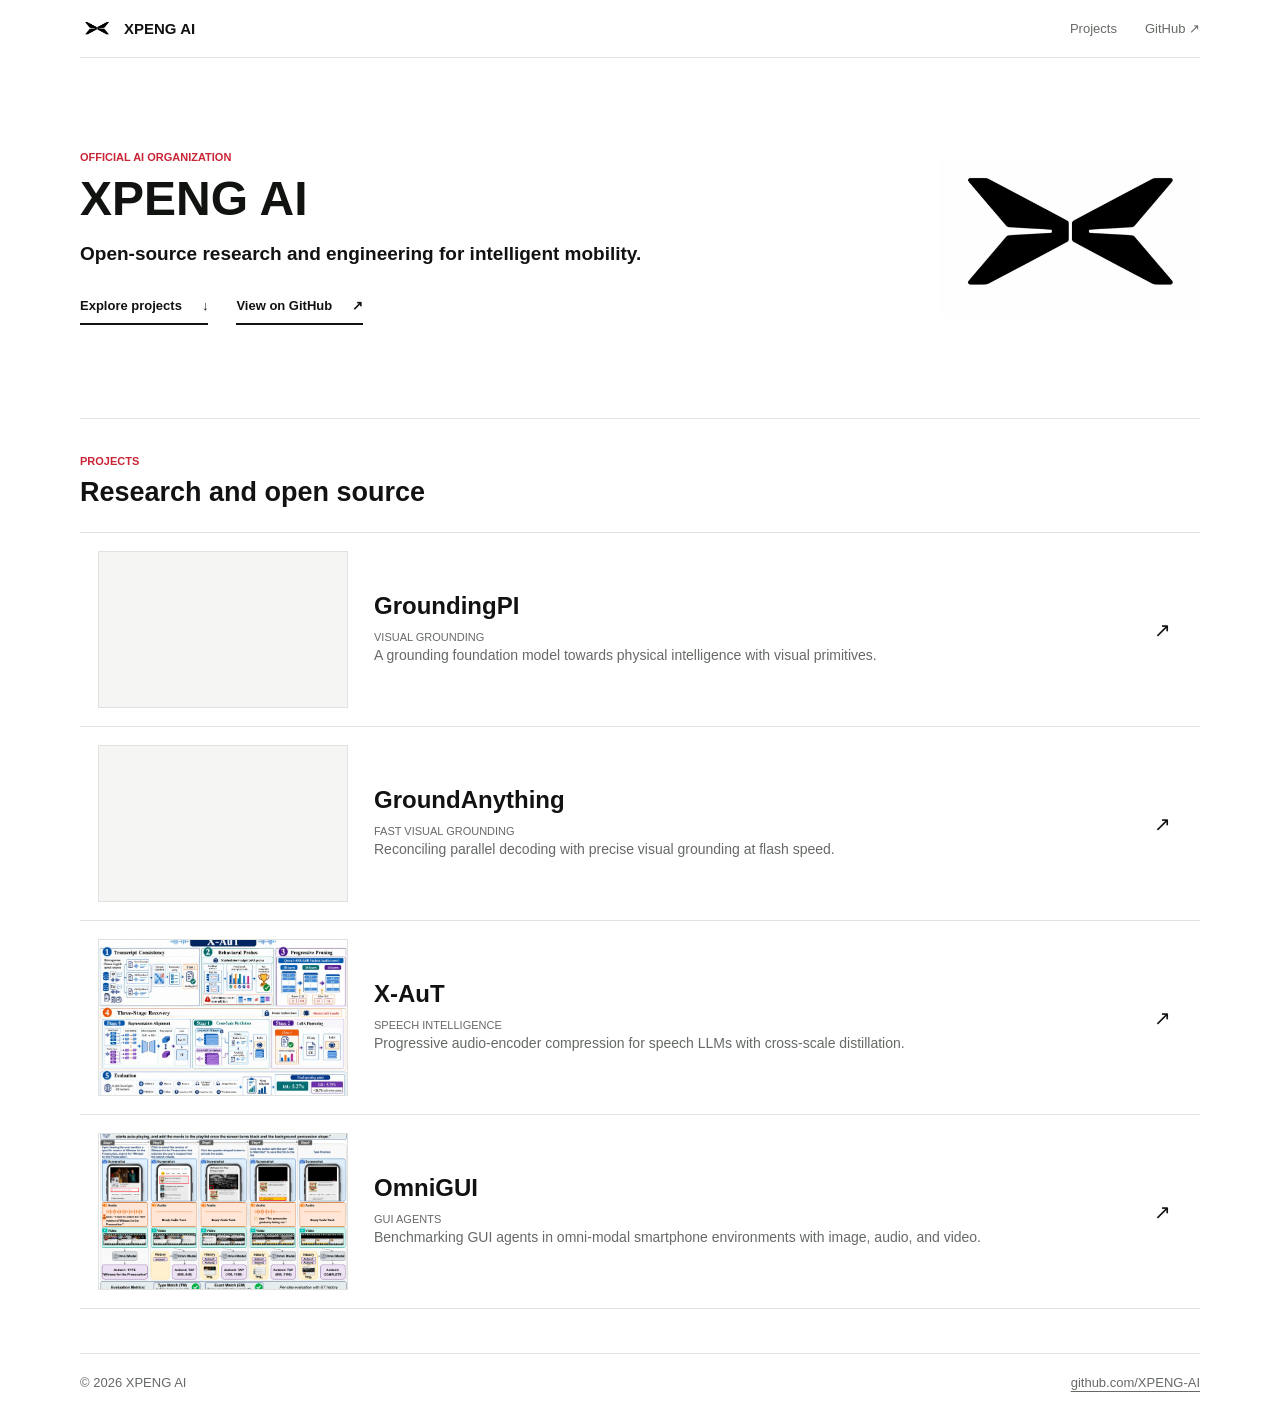
<file: index.html>
<!doctype html>
<html lang="en">
  <head>
    <meta charset="UTF-8" />
    <meta name="viewport" content="width=device-width, initial-scale=1.0" />
    <meta name="description" content="The official home for XPENG AI open-source projects and engineering work." />
    <meta name="theme-color" content="#ffffff" />
    <meta property="og:title" content="XPENG AI" />
    <meta property="og:description" content="Open-source projects and research from XPENG AI." />
    <meta property="og:image" content="https://xpeng-ai.github.io/assets/xpeng-favicon.png" />
    <title>XPENG AI</title>
    <link rel="icon" type="image/png" sizes="512x512" href="assets/xpeng-favicon.png?v=3" />
    <link rel="stylesheet" href="styles.css" />
  </head>
  <body>
    <header class="site-header">
      <a class="brand" href="/" aria-label="XPENG AI home">
        <img src="assets/xpeng-favicon.png" alt="" width="34" height="34" />
        <span>XPENG AI</span>
      </a>
      <nav aria-label="Main navigation">
        <a href="#projects">Projects</a>
        <a href="https://github.com/XPENG-AI">GitHub <span aria-hidden="true">&#8599;</span></a>
      </nav>
    </header>

    <main>
      <section class="hero" aria-labelledby="hero-title">
        <div class="hero-copy">
          <p class="eyebrow">Official AI Organization</p>
          <h1 id="hero-title">XPENG AI</h1>
          <p class="lead">Open-source research and engineering for intelligent mobility.</p>
          <div class="hero-links">
            <a class="primary-link" href="#projects">Explore projects <span aria-hidden="true">&#8595;</span></a>
            <a href="https://github.com/XPENG-AI">View on GitHub <span aria-hidden="true">&#8599;</span></a>
          </div>
        </div>
        <img class="hero-logo" src="assets/xpeng-logo.jpeg" alt="XPENG logo" width="960" height="586" />
      </section>

      <section class="projects" id="projects" aria-labelledby="projects-title">
        <header class="section-header">
          <div>
            <p class="eyebrow">Projects</p>
            <h2 id="projects-title">Research and open source</h2>
          </div>
        </header>

        <a class="project-row" href="https://groundingpi.github.io/">
          <div class="project-media">
            <video src="assets/projects/groundingpi.mp4" autoplay muted loop playsinline preload="metadata" title="GroundingPI demo"></video>
          </div>
          <div class="project-body">
            <div class="project-title">
              <h3>GroundingPI</h3>
              <span>Visual Grounding</span>
            </div>
            <p>A grounding foundation model towards physical intelligence with visual primitives.</p>
          </div>
          <span class="project-arrow" aria-hidden="true">&#8599;</span>
        </a>

        <a class="project-row" href="https://groundingpi.github.io/groundanything/">
          <div class="project-media">
            <video src="assets/projects/groundanything.mp4" autoplay muted loop playsinline preload="metadata" title="GroundAnything demo"></video>
          </div>
          <div class="project-body">
            <div class="project-title">
              <h3>GroundAnything</h3>
              <span>Fast Visual Grounding</span>
            </div>
            <p>Reconciling parallel decoding with precise visual grounding at flash speed.</p>
          </div>
          <span class="project-arrow" aria-hidden="true">&#8599;</span>
        </a>

        <a class="project-row" href="x-aut/">
          <div class="project-media">
            <img src="assets/projects/x-aut.jpg" alt="X-AuT overview" loading="lazy" />
          </div>
          <div class="project-body">
            <div class="project-title">
              <h3>X-AuT</h3>
              <span>Speech Intelligence</span>
            </div>
            <p>Progressive audio-encoder compression for speech LLMs with cross-scale distillation.</p>
          </div>
          <span class="project-arrow" aria-hidden="true">&#8599;</span>
        </a>

        <a class="project-row" href="https://omni-gui.github.io/">
          <div class="project-media">
            <img src="assets/projects/omnigui.png" alt="OmniGUI overview" loading="lazy" />
          </div>
          <div class="project-body">
            <div class="project-title">
              <h3>OmniGUI</h3>
              <span>GUI Agents</span>
            </div>
            <p>Benchmarking GUI agents in omni-modal smartphone environments with image, audio, and video.</p>
          </div>
          <span class="project-arrow" aria-hidden="true">&#8599;</span>
        </a>
      </section>
    </main>

    <footer>
      <p>&copy; <span id="year"></span> XPENG AI</p>
      <a href="https://github.com/XPENG-AI">github.com/XPENG-AI</a>
    </footer>

    <script>
      document.getElementById("year").textContent = new Date().getFullYear();
    </script>
  </body>
</html>
</file>
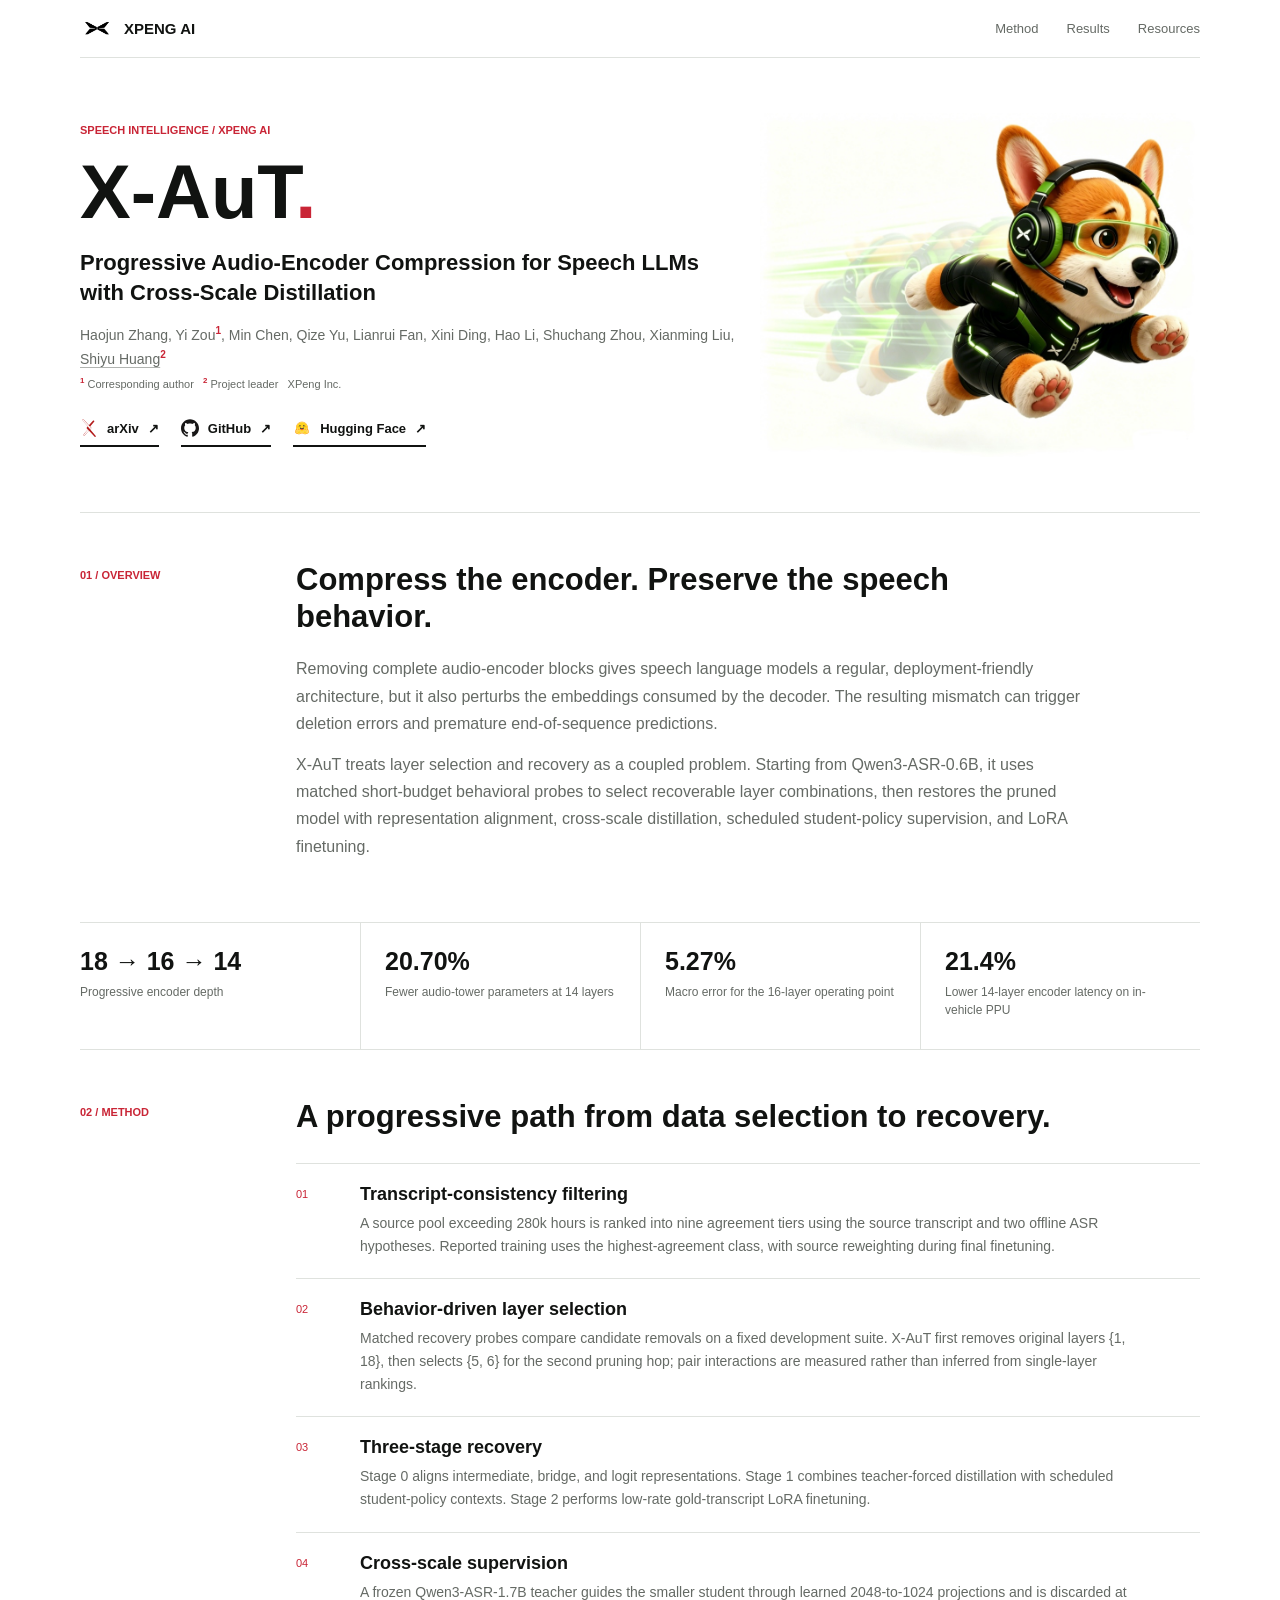
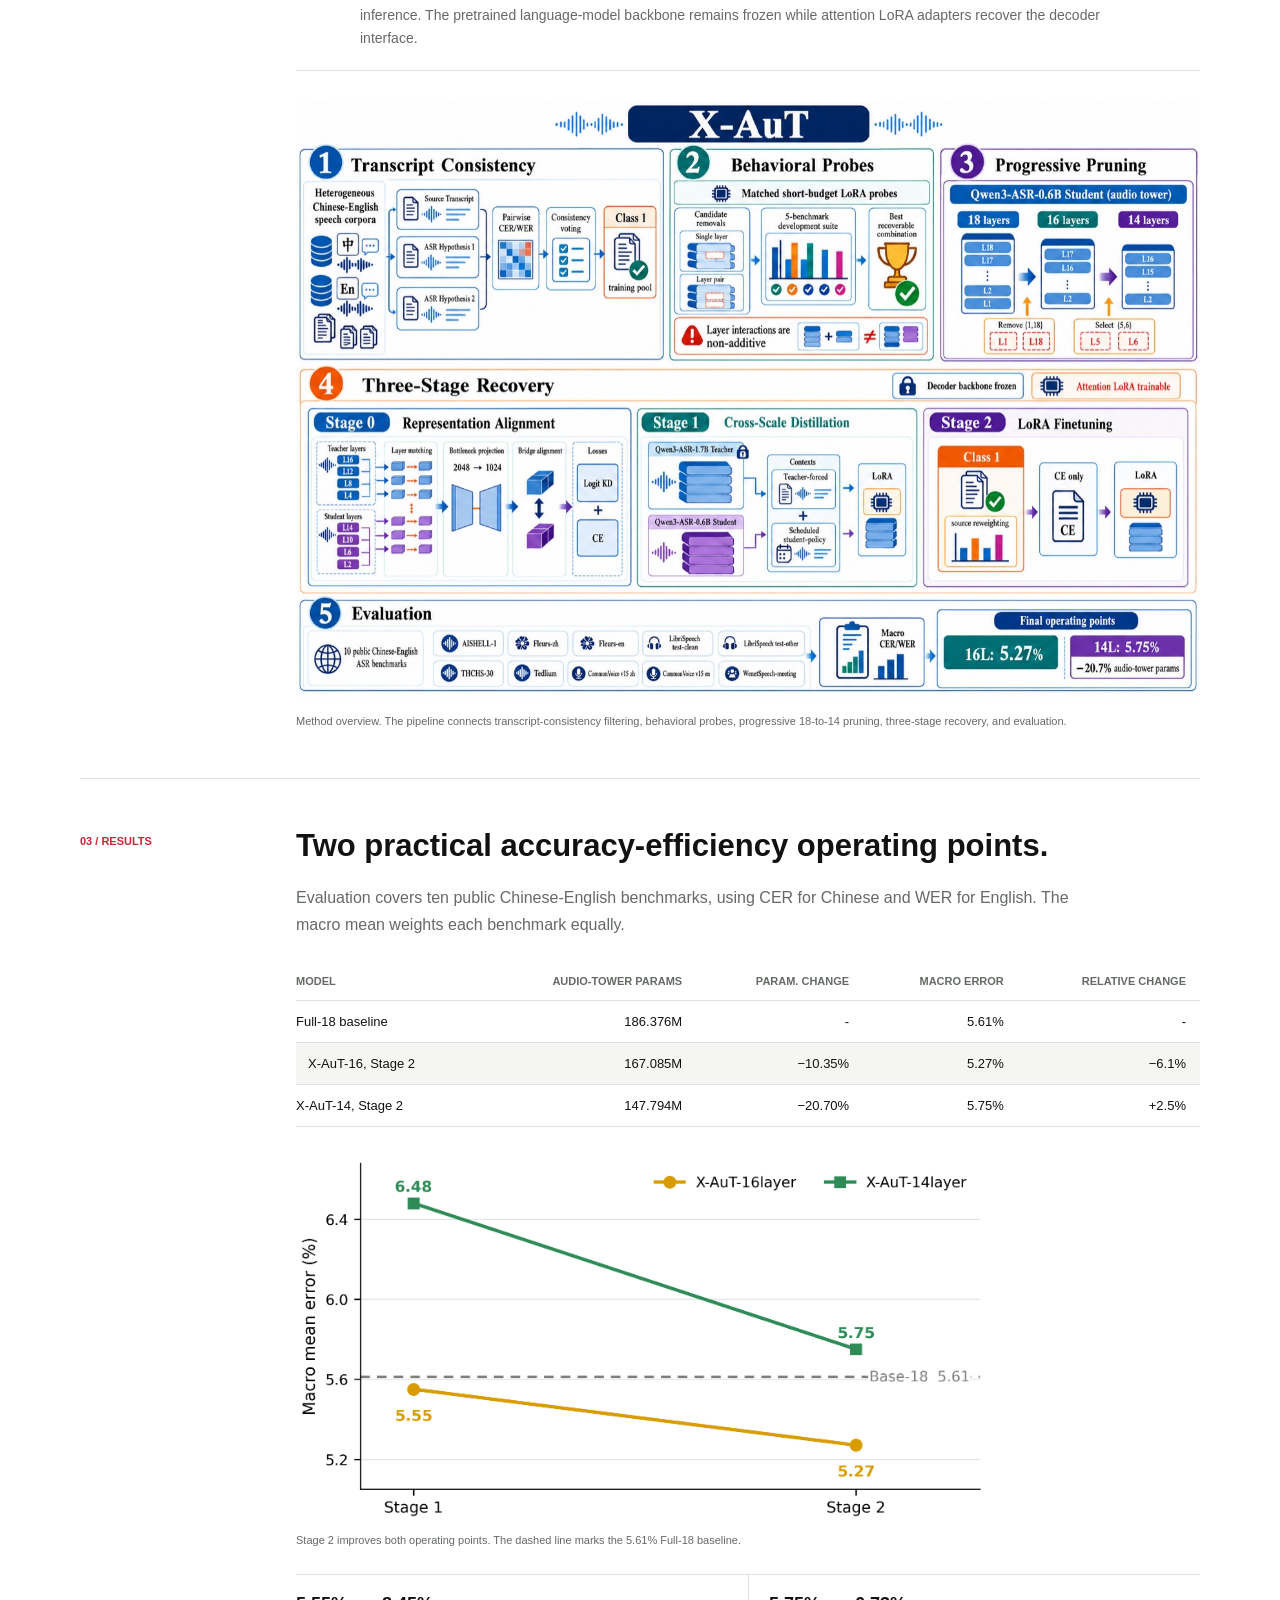
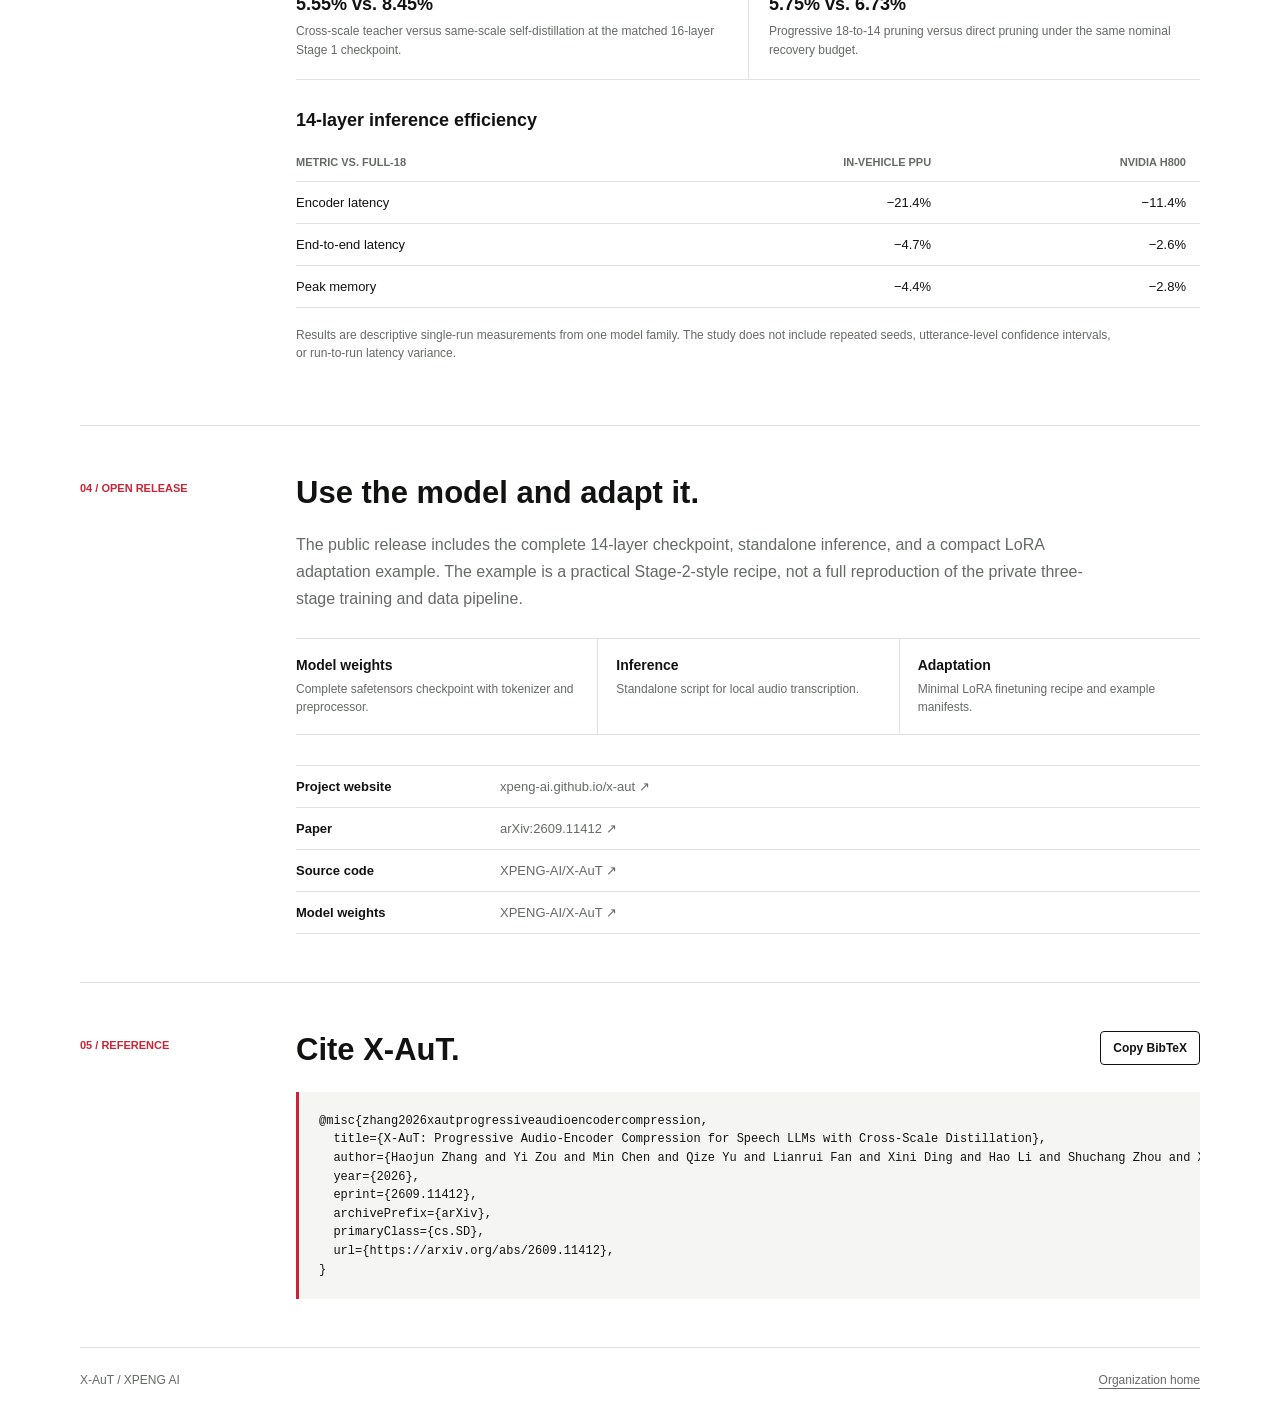
<file: x-aut/index.html>
<!doctype html>
<html lang="en">
<head>
  <meta charset="utf-8">
  <meta name="viewport" content="width=device-width, initial-scale=1">
  <meta name="description" content="X-AuT progressively compresses the Qwen3-ASR audio encoder through behavioral layer selection and cross-scale distillation.">
  <meta property="og:title" content="X-AuT | XPENG AI">
  <meta property="og:description" content="Progressive Audio-Encoder Compression for Speech LLMs with Cross-Scale Distillation.">
  <meta property="og:image" content="https://xpeng-ai.github.io/x-aut/assets/xpomni_logo.jpg">
  <title>X-AuT | XPENG AI</title>
  <link rel="canonical" href="https://xpeng-ai.github.io/x-aut/">
  <link rel="icon" type="image/png" sizes="512x512" href="../assets/xpeng-favicon.png?v=2">
  <link rel="stylesheet" href="styles.css">
</head>
<body>
  <header class="site-header">
    <a class="brand" href="../" aria-label="XPENG AI organization home">
      <img src="../assets/xpeng-favicon.png" width="34" height="34" alt="">
      <span>XPENG AI</span>
    </a>
    <nav aria-label="Project navigation">
      <a href="#method">Method</a>
      <a href="#results">Results</a>
      <a href="#resources">Resources</a>
    </nav>
  </header>

  <main>
    <section class="hero" aria-labelledby="title">
      <div class="hero-copy">
        <p class="eyebrow">Speech intelligence / XPENG AI</p>
        <h1 id="title">X-AuT<span>.</span></h1>
        <p class="subtitle">Progressive Audio-Encoder Compression for Speech LLMs with Cross-Scale Distillation</p>
        <p class="authors">
          Haojun Zhang, Yi Zou<sup>1</sup>, Min Chen, Qize Yu, Lianrui Fan, Xini Ding,
          Hao Li, Shuchang Zhou, Xianming Liu, <a href="https://huangshiyu13.github.io/">Shiyu Huang</a><sup>2</sup>
        </p>
        <p class="author-note"><sup>1</sup> Corresponding author &nbsp; <sup>2</sup> Project leader &nbsp; XPeng Inc.</p>
        <div class="hero-links" aria-label="Primary project resources">
          <a href="https://arxiv.org/abs/2609.11412"><img src="assets/arxiv.svg" width="18" height="18" alt="">arXiv <span aria-hidden="true">&#8599;</span></a>
          <a href="https://github.com/XPENG-AI/X-AuT"><img src="assets/github.svg" width="18" height="18" alt="">GitHub <span aria-hidden="true">&#8599;</span></a>
          <a href="https://huggingface.co/XPENG-AI/X-AuT"><img src="assets/huggingface.svg" width="18" height="18" alt="">Hugging Face <span aria-hidden="true">&#8599;</span></a>
        </div>
      </div>
      <img class="hero-mascot" src="assets/xpomni_logo.jpg" width="1000" height="783" alt="XPENG AI speech research mascot wearing a headset">
    </section>

    <section class="overview" id="overview">
      <p class="eyebrow">01 / Overview</p>
      <div class="section-copy">
        <h2>Compress the encoder. Preserve the speech behavior.</h2>
        <p>Removing complete audio-encoder blocks gives speech language models a regular, deployment-friendly architecture, but it also perturbs the embeddings consumed by the decoder. The resulting mismatch can trigger deletion errors and premature end-of-sequence predictions.</p>
        <p>X-AuT treats layer selection and recovery as a coupled problem. Starting from Qwen3-ASR-0.6B, it uses matched short-budget behavioral probes to select recoverable layer combinations, then restores the pruned model with representation alignment, cross-scale distillation, scheduled student-policy supervision, and LoRA finetuning.</p>
      </div>
    </section>

    <section class="metrics" aria-label="Key results">
      <div><strong>18 &rarr; 16 &rarr; 14</strong><span>Progressive encoder depth</span></div>
      <div><strong>20.70%</strong><span>Fewer audio-tower parameters at 14 layers</span></div>
      <div><strong>5.27%</strong><span>Macro error for the 16-layer operating point</span></div>
      <div><strong>21.4%</strong><span>Lower 14-layer encoder latency on in-vehicle PPU</span></div>
    </section>

    <section class="content-section" id="method">
      <p class="eyebrow">02 / Method</p>
      <div class="section-copy">
        <h2>A progressive path from data selection to recovery.</h2>
        <ol class="method-flow">
          <li>
            <span>01</span>
            <div><h3>Transcript-consistency filtering</h3><p>A source pool exceeding 280k hours is ranked into nine agreement tiers using the source transcript and two offline ASR hypotheses. Reported training uses the highest-agreement class, with source reweighting during final finetuning.</p></div>
          </li>
          <li>
            <span>02</span>
            <div><h3>Behavior-driven layer selection</h3><p>Matched recovery probes compare candidate removals on a fixed development suite. X-AuT first removes original layers {1, 18}, then selects {5, 6} for the second pruning hop; pair interactions are measured rather than inferred from single-layer rankings.</p></div>
          </li>
          <li>
            <span>03</span>
            <div><h3>Three-stage recovery</h3><p>Stage 0 aligns intermediate, bridge, and logit representations. Stage 1 combines teacher-forced distillation with scheduled student-policy contexts. Stage 2 performs low-rate gold-transcript LoRA finetuning.</p></div>
          </li>
          <li>
            <span>04</span>
            <div><h3>Cross-scale supervision</h3><p>A frozen Qwen3-ASR-1.7B teacher guides the smaller student through learned 2048-to-1024 projections and is discarded at inference. The pretrained language-model backbone remains frozen while attention LoRA adapters recover the decoder interface.</p></div>
          </li>
        </ol>
        <figure class="paper-figure pipeline-figure">
          <a href="assets/xaut_pipeline.jpg" aria-label="Open the X-AuT method overview at full size">
            <img src="assets/xaut_pipeline.jpg" width="1400" height="933" loading="lazy" alt="X-AuT pipeline from transcript filtering and behavioral probes through progressive pruning, recovery, and evaluation">
          </a>
          <figcaption>Method overview. The pipeline connects transcript-consistency filtering, behavioral probes, progressive 18-to-14 pruning, three-stage recovery, and evaluation.</figcaption>
        </figure>
      </div>
    </section>

    <section class="content-section results" id="results">
      <p class="eyebrow">03 / Results</p>
      <div class="section-copy">
        <h2>Two practical accuracy-efficiency operating points.</h2>
        <p>Evaluation covers ten public Chinese-English benchmarks, using CER for Chinese and WER for English. The macro mean weights each benchmark equally.</p>
        <div class="table-wrap">
          <table>
            <thead><tr><th>Model</th><th>Audio-tower params</th><th>Param. change</th><th>Macro error</th><th>Relative change</th></tr></thead>
            <tbody>
              <tr><td>Full-18 baseline</td><td>186.376M</td><td>-</td><td>5.61%</td><td>-</td></tr>
              <tr class="highlight"><td>X-AuT-16, Stage 2</td><td>167.085M</td><td>&minus;10.35%</td><td>5.27%</td><td>&minus;6.1%</td></tr>
              <tr><td>X-AuT-14, Stage 2</td><td>147.794M</td><td>&minus;20.70%</td><td>5.75%</td><td>+2.5%</td></tr>
            </tbody>
          </table>
        </div>
        <figure class="paper-figure result-figure">
          <a href="assets/xaut_macro_error.png" aria-label="Open the macro error figure at full size">
            <img src="assets/xaut_macro_error.png" width="1686" height="891" loading="lazy" alt="Macro mean error for the 16-layer and 14-layer X-AuT models after Stage 1 and Stage 2">
          </a>
          <figcaption>Stage 2 improves both operating points. The dashed line marks the 5.61% Full-18 baseline.</figcaption>
        </figure>

        <div class="result-notes">
          <div><strong>5.55% vs. 8.45%</strong><span>Cross-scale teacher versus same-scale self-distillation at the matched 16-layer Stage 1 checkpoint.</span></div>
          <div><strong>5.75% vs. 6.73%</strong><span>Progressive 18-to-14 pruning versus direct pruning under the same nominal recovery budget.</span></div>
        </div>

        <h3 class="subheading">14-layer inference efficiency</h3>
        <div class="table-wrap compact-table">
          <table>
            <thead><tr><th>Metric vs. Full-18</th><th>In-vehicle PPU</th><th>NVIDIA H800</th></tr></thead>
            <tbody>
              <tr><td>Encoder latency</td><td>&minus;21.4%</td><td>&minus;11.4%</td></tr>
              <tr><td>End-to-end latency</td><td>&minus;4.7%</td><td>&minus;2.6%</td></tr>
              <tr><td>Peak memory</td><td>&minus;4.4%</td><td>&minus;2.8%</td></tr>
            </tbody>
          </table>
        </div>
        <p class="caveat">Results are descriptive single-run measurements from one model family. The study does not include repeated seeds, utterance-level confidence intervals, or run-to-run latency variance.</p>
      </div>
    </section>

    <section class="release" id="resources">
      <p class="eyebrow">04 / Open release</p>
      <div class="section-copy">
        <h2>Use the model and adapt it.</h2>
        <p>The public release includes the complete 14-layer checkpoint, standalone inference, and a compact LoRA adaptation example. The example is a practical Stage-2-style recipe, not a full reproduction of the private three-stage training and data pipeline.</p>
        <div class="release-scope">
          <div><strong>Model weights</strong><span>Complete safetensors checkpoint with tokenizer and preprocessor.</span></div>
          <div><strong>Inference</strong><span>Standalone script for local audio transcription.</span></div>
          <div><strong>Adaptation</strong><span>Minimal LoRA finetuning recipe and example manifests.</span></div>
        </div>
        <div class="resource-list">
          <a href="https://xpeng-ai.github.io/x-aut"><span>Project website</span><span>xpeng-ai.github.io/x-aut &#8599;</span></a>
          <a href="https://arxiv.org/abs/2609.11412"><span>Paper</span><span>arXiv:2609.11412 &#8599;</span></a>
          <a href="https://github.com/XPENG-AI/X-AuT"><span>Source code</span><span>XPENG-AI/X-AuT &#8599;</span></a>
          <a href="https://huggingface.co/XPENG-AI/X-AuT"><span>Model weights</span><span>XPENG-AI/X-AuT &#8599;</span></a>
        </div>
      </div>
    </section>

    <section class="reference" id="reference">
      <p class="eyebrow">05 / Reference</p>
      <div class="section-copy">
        <div class="reference-heading">
          <h2>Cite X-AuT.</h2>
          <button class="copy-button" type="button" aria-live="polite">Copy BibTeX</button>
        </div>
        <pre><code id="bibtex">@misc{zhang2026xautprogressiveaudioencodercompression,
  title={X-AuT: Progressive Audio-Encoder Compression for Speech LLMs with Cross-Scale Distillation},
  author={Haojun Zhang and Yi Zou and Min Chen and Qize Yu and Lianrui Fan and Xini Ding and Hao Li and Shuchang Zhou and Xianming Liu and Shiyu Huang},
  year={2026},
  eprint={2609.11412},
  archivePrefix={arXiv},
  primaryClass={cs.SD},
  url={https://arxiv.org/abs/2609.11412},
}</code></pre>
      </div>
    </section>
  </main>

  <footer>
    <span>X-AuT / XPENG AI</span>
    <a href="../">Organization home</a>
  </footer>

  <script>
    const copyButton = document.querySelector(".copy-button");
    copyButton.addEventListener("click", async () => {
      try {
        await navigator.clipboard.writeText(document.getElementById("bibtex").textContent);
        copyButton.textContent = "Copied";
        window.setTimeout(() => { copyButton.textContent = "Copy BibTeX"; }, 1600);
      } catch {
        copyButton.textContent = "Select and copy";
      }
    });
  </script>
</body>
</html>
</file>
<file: styles.css>
:root {
  color-scheme: light;
  --ink: #111311;
  --paper: #ffffff;
  --soft: #f5f6f4;
  --muted: #656a65;
  --line: #dfe2de;
  --signal: #c92536;
}

* { box-sizing: border-box; }

html {
  scroll-behavior: smooth;
  scroll-padding-top: 24px;
  background: var(--paper);
}

body {
  margin: 0;
  color: var(--ink);
  background: var(--paper);
  font-family: Arial, Helvetica, sans-serif;
}

a { color: inherit; }

a:focus-visible {
  outline: 3px solid var(--signal);
  outline-offset: 5px;
}

.site-header, main, footer {
  width: min(1120px, calc(100% - 48px));
  margin-inline: auto;
}

.site-header {
  display: flex;
  min-height: 58px;
  align-items: center;
  justify-content: space-between;
  border-bottom: 1px solid var(--line);
}

.brand {
  display: inline-flex;
  align-items: center;
  gap: 10px;
  font-size: 15px;
  font-weight: 700;
  text-decoration: none;
}

.brand img {
  display: block;
  object-fit: contain;
}

nav {
  display: flex;
  gap: 28px;
}

nav a, .hero-links a, footer { font-size: 13px; }

nav a {
  color: var(--muted);
  text-decoration: none;
}

nav a:hover { color: var(--ink); }

.hero {
  display: grid;
  min-height: 360px;
  grid-template-columns: minmax(0, 1fr) minmax(200px, 260px);
  gap: clamp(40px, 6vw, 72px);
  align-items: center;
  padding: 40px 0;
}

.eyebrow {
  margin: 0 0 12px;
  color: var(--signal);
  font-size: 11px;
  font-weight: 700;
  letter-spacing: 0;
  text-transform: uppercase;
}

h1, h2, h3, p { letter-spacing: 0; }

h1 {
  margin: 0;
  font-size: 48px;
  font-weight: 650;
  line-height: 1;
}

.lead {
  max-width: 570px;
  margin: 18px 0 6px;
  font-size: 19px;
  font-weight: 600;
  line-height: 1.4;
}

.supporting-copy {
  max-width: 550px;
  margin: 0;
  color: var(--muted);
  font-size: 15px;
  line-height: 1.55;
}

.hero-links {
  display: flex;
  gap: 28px;
  align-items: center;
  margin-top: 20px;
}

.hero-links a {
  display: inline-flex;
  min-height: 38px;
  align-items: center;
  gap: 20px;
  border-bottom: 2px solid var(--ink);
  font-weight: 700;
  text-decoration: none;
}

.hero-links a:hover {
  border-color: var(--signal);
  color: var(--signal);
}

.hero-logo {
  display: block;
  width: min(100%, 260px);
  height: auto;
  justify-self: end;
  object-fit: contain;
}

.projects {
  padding: 36px 0 44px;
  border-top: 1px solid var(--line);
}

.section-header {
  display: grid;
  grid-template-columns: 1fr minmax(220px, 360px);
  gap: 48px;
  align-items: end;
  margin-bottom: 24px;
}

.section-header .eyebrow { margin-bottom: 10px; }

.section-header h2 {
  margin: 0;
  font-size: 27px;
  font-weight: 600;
}

.section-header > p {
  margin: 0;
  color: var(--muted);
  font-size: 14px;
  line-height: 1.6;
}

.project-row {
  display: grid;
  grid-template-columns: minmax(180px, 250px) minmax(0, 1fr) 28px;
  gap: 26px;
  min-height: 88px;
  align-items: center;
  padding: 18px;
  border-top: 1px solid var(--line);
  text-decoration: none;
}

.project-row:last-child { border-bottom: 1px solid var(--line); }

.project-row:hover { background: var(--soft); }

.project-media {
  border: 1px solid var(--line);
  background: var(--soft);
  overflow: hidden;
}

.project-media img,
.project-media video {
  display: block;
  width: 100%;
  aspect-ratio: 16 / 10;
  object-fit: cover;
}

.project-title span {
  color: var(--muted);
  font-size: 11px;
  text-transform: uppercase;
}

.project-title h3 {
  margin: 0 0 7px;
  font-size: 24px;
}

.project-body > p {
  margin: 0;
  color: var(--muted);
  font-size: 14px;
  line-height: 1.55;
}

.project-arrow { font-size: 20px; }

footer {
  display: flex;
  min-height: 58px;
  align-items: center;
  justify-content: space-between;
  border-top: 1px solid var(--line);
  color: var(--muted);
}

footer p { margin: 0; }

footer a {
  color: var(--muted);
  text-underline-offset: 4px;
}

@media (max-width: 760px) {
  .site-header, main, footer { width: min(100% - 32px, 1120px); }
  .site-header { min-height: 56px; }
  nav { gap: 18px; }

  .hero {
    min-height: auto;
    grid-template-columns: 1fr;
    gap: 24px;
    padding: 32px 0 36px;
  }

  h1 { font-size: 38px; }

  .lead {
    margin-top: 16px;
    font-size: 18px;
  }

  .supporting-copy { font-size: 14px; }

  .hero-logo {
    width: min(56%, 220px);
    margin-inline: auto;
    justify-self: center;
  }

  .projects { padding: 30px 0 36px; }

  .section-header {
    grid-template-columns: 1fr;
    gap: 12px;
    margin-bottom: 18px;
  }

  .section-header h2 { font-size: 25px; }

  .project-row {
    grid-template-columns: 1fr 22px;
    gap: 14px;
    min-height: 0;
    padding: 16px 4px;
  }

  .project-media { grid-column: 1 / -1; }

  .project-title h3 { font-size: 21px; }
  .project-body > p { grid-column: 1; }
}

@media (max-width: 440px) {
  nav a:first-child { display: none; }
  .hero-links { gap: 20px; }

  footer {
    min-height: 88px;
    flex-direction: column;
    align-items: flex-start;
    justify-content: center;
    gap: 8px;
  }
}

@media (prefers-reduced-motion: reduce) {
  html { scroll-behavior: auto; }
}
</file>
<file: x-aut/styles.css>
:root {
  color-scheme: light;
  --ink: #111311;
  --muted: #656a65;
  --signal: #c92536;
  --line: #dfe2de;
  --soft: #f5f6f4;
}

* { box-sizing: border-box; }

html {
  scroll-behavior: smooth;
  scroll-padding-top: 24px;
}

body {
  margin: 0;
  background: #fff;
  color: var(--ink);
  font-family: Arial, Helvetica, sans-serif;
  letter-spacing: 0;
}

a { color: inherit; }

a:focus-visible,
button:focus-visible {
  outline: 3px solid var(--signal);
  outline-offset: 5px;
}

.site-header,
main,
footer {
  width: min(1120px, calc(100% - 48px));
  margin-inline: auto;
}

.site-header {
  display: flex;
  min-height: 58px;
  align-items: center;
  justify-content: space-between;
  border-bottom: 1px solid var(--line);
  font-size: 13px;
}

.site-header a { text-decoration: none; }

.brand {
  display: inline-flex;
  align-items: center;
  gap: 10px;
  font-size: 15px;
  font-weight: 700;
}

.brand img { object-fit: contain; }

nav {
  display: flex;
  gap: 28px;
  color: var(--muted);
}

nav a:hover { color: var(--ink); }

.hero {
  position: relative;
  display: grid;
  min-height: 455px;
  grid-template-columns: minmax(0, 1fr) minmax(320px, 440px);
  gap: 24px;
  align-items: center;
  overflow: hidden;
  border-bottom: 1px solid var(--line);
}

.hero-copy {
  position: relative;
  z-index: 1;
  padding: 44px 0;
}

.hero-mascot {
  display: block;
  width: min(100%, 440px);
  height: auto;
  justify-self: end;
  mix-blend-mode: multiply;
}

.eyebrow {
  margin: 0 0 16px;
  color: var(--signal);
  font-size: 11px;
  font-weight: 700;
  line-height: 1.4;
  text-transform: uppercase;
}

h1,
h2,
h3,
p { letter-spacing: 0; }

h1 {
  margin: 0;
  font-size: 76px;
  font-weight: 750;
  line-height: 1;
}

h1 span { color: var(--signal); }

.subtitle {
  max-width: 680px;
  margin: 18px 0 16px;
  font-size: 22px;
  font-weight: 600;
  line-height: 1.35;
}

.authors {
  max-width: 720px;
  margin: 0;
  color: var(--muted);
  font-size: 14px;
  line-height: 1.65;
}

.authors a {
  text-decoration-color: color-mix(in srgb, currentColor 50%, transparent);
  text-underline-offset: 3px;
}

.authors a:hover { color: var(--ink); }

.author-note {
  margin: 5px 0 0;
  color: var(--muted);
  font-size: 11px;
}

sup {
  color: var(--signal);
  font-size: 0.72em;
  font-weight: 700;
}

.hero-links {
  display: flex;
  gap: 22px;
  margin-top: 22px;
}

.hero-links a {
  display: inline-flex;
  min-height: 36px;
  align-items: center;
  gap: 9px;
  border-bottom: 2px solid var(--ink);
  font-size: 13px;
  font-weight: 700;
  text-decoration: none;
}

.hero-links a:hover {
  border-color: var(--signal);
  color: var(--signal);
}

.hero-links img {
  display: block;
  flex: 0 0 auto;
  object-fit: contain;
}

.overview,
.content-section,
.release,
.reference {
  display: grid;
  grid-template-columns: 180px minmax(0, 1fr);
  gap: 36px;
  padding: 48px 0;
  border-bottom: 1px solid var(--line);
}

.overview > .eyebrow,
.content-section > .eyebrow,
.release > .eyebrow,
.reference > .eyebrow { padding-top: 7px; }

.section-copy h2 {
  max-width: 760px;
  margin: 0 0 20px;
  font-size: 31px;
  font-weight: 650;
  line-height: 1.2;
}

.section-copy { min-width: 0; }

.section-copy > p {
  max-width: 790px;
  margin: 0 0 14px;
  color: var(--muted);
  font-size: 16px;
  line-height: 1.7;
}

.metrics {
  display: grid;
  grid-template-columns: repeat(4, minmax(0, 1fr));
  border-bottom: 1px solid var(--line);
}

.metrics div {
  min-height: 126px;
  padding: 26px 24px 22px 0;
}

.metrics div + div {
  padding-left: 24px;
  border-left: 1px solid var(--line);
}

.metrics strong,
.metrics span { display: block; }

.metrics strong {
  margin-bottom: 9px;
  font-size: 25px;
  line-height: 1;
}

.metrics span {
  color: var(--muted);
  font-size: 12px;
  line-height: 1.5;
}

.method-flow {
  margin: 28px 0 0;
  padding: 0;
  border-top: 1px solid var(--line);
  list-style: none;
}

.method-flow li {
  display: grid;
  grid-template-columns: 46px minmax(0, 1fr);
  gap: 18px;
  padding: 20px 0;
  border-bottom: 1px solid var(--line);
}

.method-flow li > span {
  padding-top: 4px;
  color: var(--signal);
  font-size: 11px;
}

.method-flow h3 {
  margin: 0 0 7px;
  font-size: 18px;
}

.method-flow p {
  max-width: 780px;
  margin: 0;
  color: var(--muted);
  font-size: 14px;
  line-height: 1.65;
}

.paper-figure {
  min-width: 0;
  margin: 30px 0 0;
}

.paper-figure a {
  display: block;
  width: 100%;
  max-width: 100%;
  overflow-x: auto;
}

.paper-figure img {
  display: block;
  width: 100%;
  height: auto;
}

.paper-figure figcaption {
  margin-top: 10px;
  color: var(--muted);
  font-size: 11px;
  line-height: 1.5;
}

.result-figure {
  max-width: 690px;
}

.table-wrap {
  width: 100%;
  max-width: 100%;
  margin-top: 24px;
  overflow-x: auto;
}

table {
  width: 100%;
  min-width: 690px;
  border-collapse: collapse;
  font-size: 13px;
}

th,
td {
  padding: 13px 14px;
  border-bottom: 1px solid var(--line);
  text-align: right;
  white-space: nowrap;
}

th {
  color: var(--muted);
  font-size: 11px;
  font-weight: 600;
  text-transform: uppercase;
}

th:first-child,
td:first-child {
  padding-left: 0;
  text-align: left;
}

.highlight { background: var(--soft); }
.highlight td:first-child { padding-left: 12px; }

.result-notes {
  display: grid;
  grid-template-columns: repeat(2, minmax(0, 1fr));
  margin-top: 26px;
  border-top: 1px solid var(--line);
  border-bottom: 1px solid var(--line);
}

.result-notes div {
  padding: 19px 20px 19px 0;
}

.result-notes div + div {
  padding-left: 20px;
  border-left: 1px solid var(--line);
}

.result-notes strong,
.result-notes span { display: block; }

.result-notes strong {
  margin-bottom: 7px;
  font-size: 18px;
}

.result-notes span {
  color: var(--muted);
  font-size: 12px;
  line-height: 1.55;
}

.subheading {
  margin: 30px 0 0;
  font-size: 18px;
}

.compact-table { margin-top: 12px; }
.compact-table table { min-width: 520px; }

.section-copy .caveat {
  max-width: 820px;
  margin-top: 18px;
  font-size: 12px;
  line-height: 1.55;
}

.release-scope {
  display: grid;
  grid-template-columns: repeat(3, minmax(0, 1fr));
  margin: 25px 0 30px;
  border-top: 1px solid var(--line);
  border-bottom: 1px solid var(--line);
}

.release-scope div { padding: 18px 18px 18px 0; }

.release-scope div + div {
  padding-left: 18px;
  border-left: 1px solid var(--line);
}

.release-scope strong,
.release-scope span { display: block; }

.release-scope strong {
  margin-bottom: 7px;
  font-size: 14px;
}

.release-scope span {
  color: var(--muted);
  font-size: 12px;
  line-height: 1.5;
}

.resource-list { border-bottom: 1px solid var(--line); }

.resource-list a {
  display: grid;
  grid-template-columns: 180px minmax(0, 1fr);
  gap: 24px;
  padding: 13px 0;
  border-top: 1px solid var(--line);
  font-size: 13px;
  text-decoration: none;
}

.resource-list a span:first-child { font-weight: 700; }
.resource-list a span:last-child { color: var(--muted); }
.resource-list a:hover span:last-child { color: var(--signal); }

.reference-heading {
  display: flex;
  align-items: start;
  justify-content: space-between;
  gap: 24px;
}

.copy-button {
  flex: 0 0 auto;
  min-height: 34px;
  padding: 0 12px;
  border: 1px solid var(--ink);
  border-radius: 4px;
  background: #fff;
  color: var(--ink);
  cursor: pointer;
  font: inherit;
  font-size: 12px;
  font-weight: 700;
}

.copy-button:hover {
  border-color: var(--signal);
  color: var(--signal);
}

pre {
  max-width: 100%;
  margin: 4px 0 0;
  padding: 20px;
  overflow-x: auto;
  border-left: 3px solid var(--signal);
  background: var(--soft);
  font-size: 12px;
  line-height: 1.55;
}

code { font-family: "SFMono-Regular", Consolas, "Liberation Mono", monospace; }

footer {
  display: flex;
  min-height: 64px;
  align-items: center;
  justify-content: space-between;
  color: var(--muted);
  font-size: 12px;
}

footer a { text-underline-offset: 4px; }

@media (max-width: 820px) {
  .hero {
    min-height: 430px;
    grid-template-columns: minmax(0, 1fr) 300px;
  }

  .hero-mascot { width: 330px; }
  .metrics { grid-template-columns: repeat(2, minmax(0, 1fr)); }
  .metrics div:nth-child(3) { border-left: 0; }
  .metrics div:nth-child(n+3) { border-top: 1px solid var(--line); }
}

@media (max-width: 700px) {
  .site-header,
  main,
  footer { width: calc(100% - 36px); }

  .site-header { min-height: 58px; }
  nav { gap: 14px; font-size: 12px; }

  .hero {
    display: block;
    min-height: auto;
    padding: 30px 0 0;
    text-align: center;
  }

  .hero-copy { padding: 0; }

  .hero-mascot {
    width: min(78%, 310px);
    margin: 14px auto 0;
  }

  h1 { font-size: 58px; }

  .subtitle {
    margin-top: 14px;
    font-size: 20px;
  }

  .authors { font-size: 13px; }
  .hero-links { justify-content: center; gap: 18px; }
  .hero-links a { gap: 7px; }

  .overview,
  .content-section,
  .release,
  .reference {
    grid-template-columns: 1fr;
    gap: 8px;
    padding: 34px 0;
  }

  .overview > .eyebrow,
  .content-section > .eyebrow,
  .release > .eyebrow,
  .reference > .eyebrow { padding-top: 0; }

  .section-copy h2 { font-size: 26px; }
  .section-copy > p { font-size: 15px; }

  .result-notes,
  .release-scope { grid-template-columns: 1fr; }

  .result-notes div + div,
  .release-scope div + div {
    padding-left: 0;
    border-top: 1px solid var(--line);
    border-left: 0;
  }

  .resource-list a {
    grid-template-columns: 1fr;
    gap: 4px;
  }

  .reference-heading { align-items: center; }
  pre { padding: 16px; font-size: 11px; }

  .pipeline-figure img {
    width: 760px;
    max-width: none;
  }
}

@media (max-width: 430px) {
  nav a:first-child { display: none; }
  .hero-links { gap: 12px; }
  .hero-links a { font-size: 12px; }
  .hero-links img { width: 16px; height: 16px; }
  .metrics { grid-template-columns: 1fr; }

  .metrics div,
  .metrics div + div {
    min-height: 0;
    padding: 18px 0;
    border-top: 1px solid var(--line);
    border-left: 0;
  }

  .metrics div:first-child { border-top: 0; }
  .reference-heading { align-items: flex-start; }
}

@media (prefers-reduced-motion: reduce) {
  html { scroll-behavior: auto; }
}
</file>
